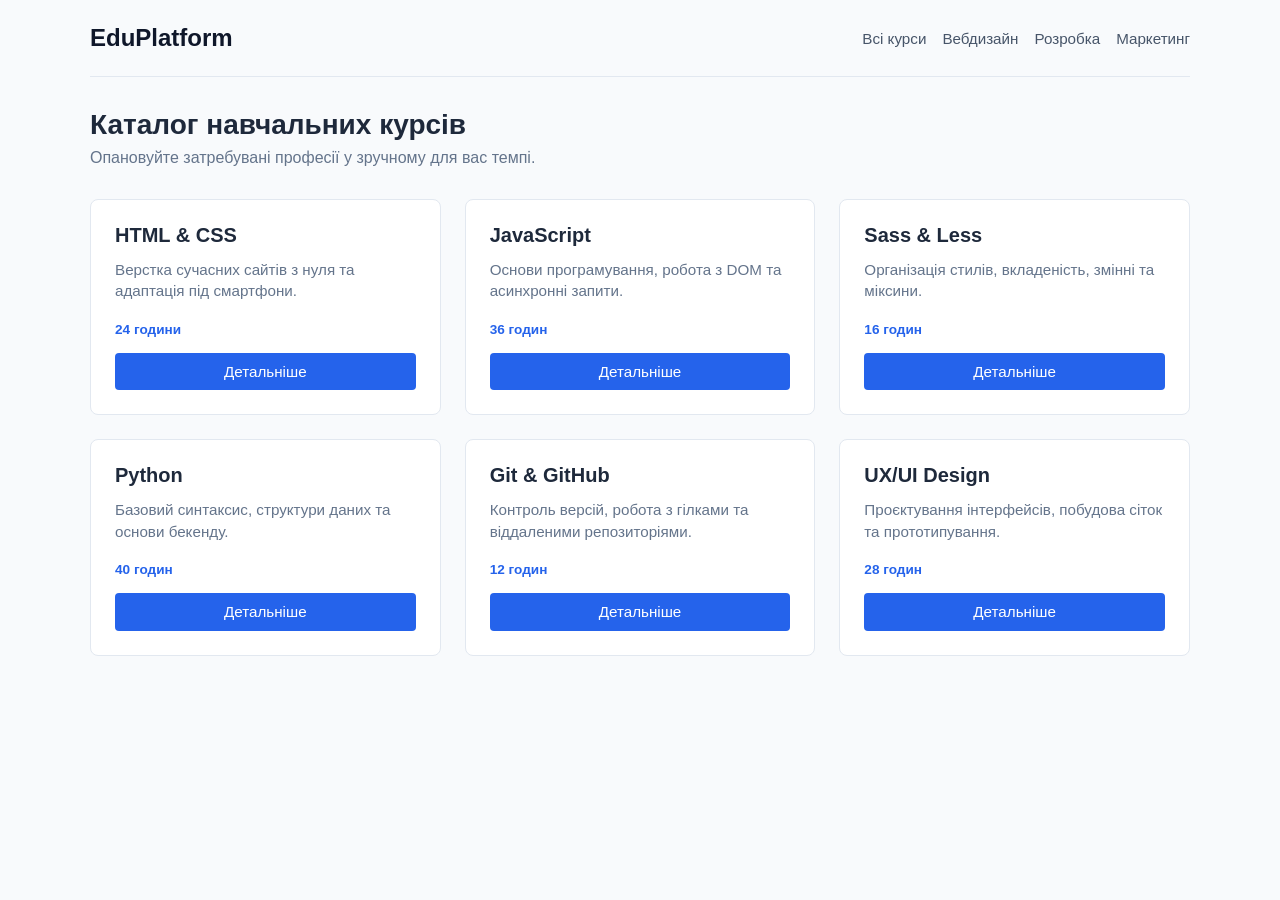
<file: Практична 10 Медіа-запити та адаптивний дизайн у CSS/Index.html>
<!DOCTYPE html>
<html lang="uk">
<head>
  <meta charset="UTF-8">
  <meta name="viewport" content="width=device-width, initial-scale=1.0">
  <title>Навчальна платформа</title>
  <link rel="stylesheet" href="style.css">
</head>
<body>
  <div class="container">
    <header class="header">
      <h1 class="logo">EduPlatform</h1>
      <nav class="nav">
        <a href="#">Всі курси</a>
        <a href="#">Вебдизайн</a>
        <a href="#">Розробка</a>
        <a href="#">Маркетинг</a>
      </nav>
    </header>

    <section class="hero">
      <h2>Каталог навчальних курсів</h2>
      <p>Опановуйте затребувані професії у зручному для вас темпі.</p>
    </section>

    <main class="grid">
      <article class="card">
        <h3 class="card__title">HTML &amp; CSS</h3>
        <p class="card__desc">Верстка сучасних сайтів з нуля та адаптація під смартфони.</p>
        <span class="card__duration">24 години</span>
        <button class="card__btn">Детальніше</button>
      </article>

      <article class="card">
        <h3 class="card__title">JavaScript</h3>
        <p class="card__desc">Основи програмування, робота з DOM та асинхронні запити.</p>
        <span class="card__duration">36 годин</span>
        <button class="card__btn">Детальніше</button>
      </article>

      <article class="card">
        <h3 class="card__title">Sass &amp; Less</h3>
        <p class="card__desc">Організація стилів, вкладеність, змінні та міксини.</p>
        <span class="card__duration">16 годин</span>
        <button class="card__btn">Детальніше</button>
      </article>

      <article class="card">
        <h3 class="card__title">Python</h3>
        <p class="card__desc">Базовий синтаксис, структури даних та основи бекенду.</p>
        <span class="card__duration">40 годин</span>
        <button class="card__btn">Детальніше</button>
      </article>

      <article class="card">
        <h3 class="card__title">Git &amp; GitHub</h3>
        <p class="card__desc">Контроль версій, робота з гілками та віддаленими репозиторіями.</p>
        <span class="card__duration">12 годин</span>
        <button class="card__btn">Детальніше</button>
      </article>

      <article class="card">
        <h3 class="card__title">UX/UI Design</h3>
        <p class="card__desc">Проєктування інтерфейсів, побудова сіток та прототипування.</p>
        <span class="card__duration">28 годин</span>
        <button class="card__btn">Детальніше</button>
      </article>
    </main>
  </div>
</body>
</html>
</file>
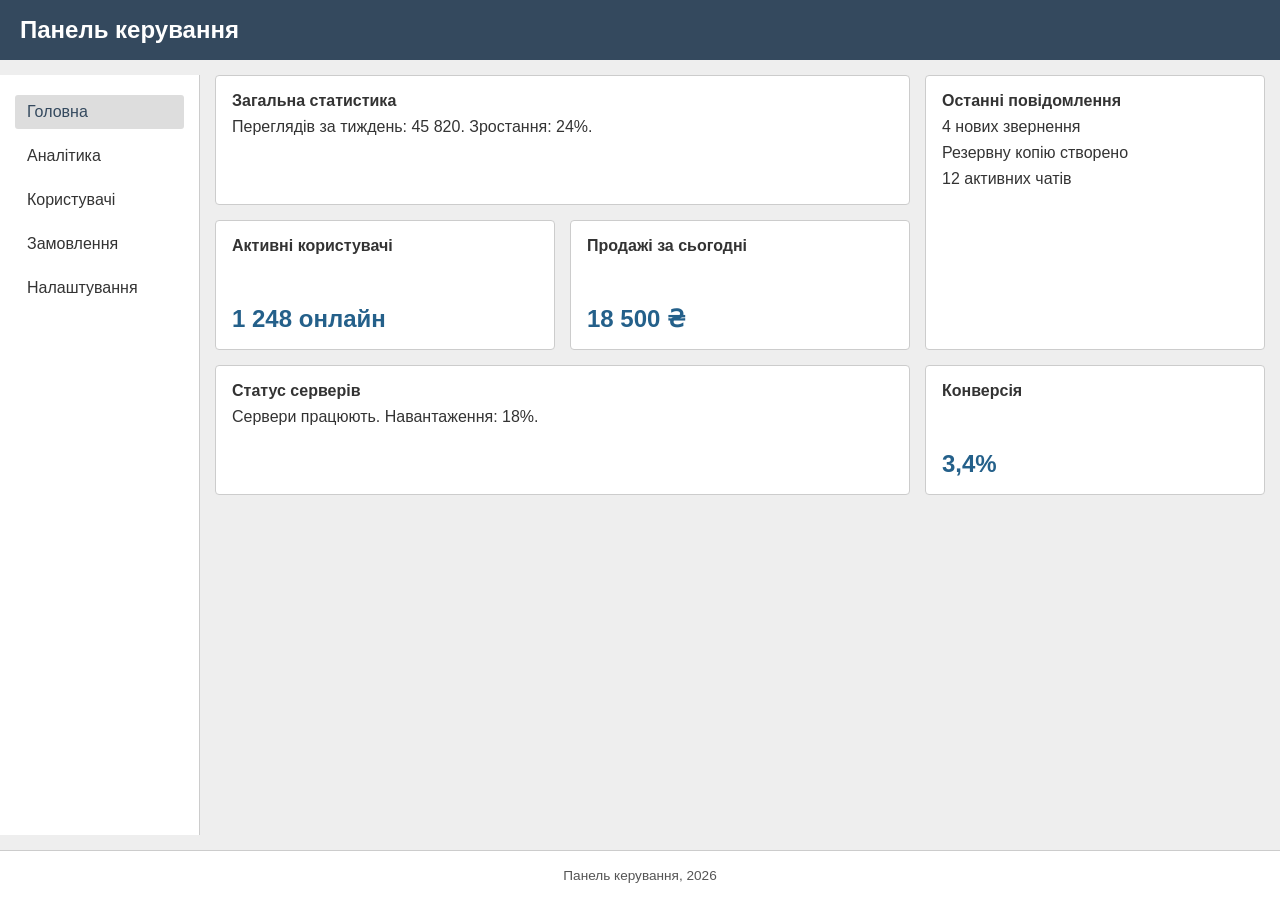
<file: Практична 11 Практика створення багатовимірного макету на CSS Grid/index.html>
<!DOCTYPE html>
<html lang="uk">
<head>
  <meta charset="UTF-8">
  <meta name="viewport" content="width=device-width, initial-scale=1.0">
  <title>Панель керування (Dashboard)</title>
  <link rel="stylesheet" href="style.css">
</head>
<body>
  <div class="layout">
    <header class="header">
      <h2>Панель керування</h2>
    </header>

    <aside class="sidebar">
      <nav class="menu">
        <a href="#" class="active">Головна</a>
        <a href="#">Аналітика</a>
        <a href="#">Користувачі</a>
        <a href="#">Замовлення</a>
        <a href="#">Налаштування</a>
      </nav>
    </aside>

    <main class="main">
      <div class="grid">
        <div class="card wide">
          <h3>Загальна статистика</h3>
          <p>Переглядів за тиждень: 45 820. Зростання: 24%.</p>
        </div>

        <div class="card tall">
          <h3>Останні повідомлення</h3>
          <p>4 нових звернення</p>
          <p>Резервну копію створено</p>
          <p>12 активних чатів</p>
        </div>

        <div class="card">
          <h3>Активні користувачі</h3>
          <p class="number">1 248 онлайн</p>
        </div>

        <div class="card">
          <h3>Продажі за сьогодні</h3>
          <p class="number">18 500 ₴</p>
        </div>

        <div class="card wide">
          <h3>Статус серверів</h3>
          <p>Сервери працюють. Навантаження: 18%.</p>
        </div>

        <div class="card">
          <h3>Конверсія</h3>
          <p class="number">3,4%</p>
        </div>
      </div>
    </main>

    <footer class="footer">
      <p>Панель керування, 2026</p>
    </footer>
  </div>
</body>
</html>
</file>
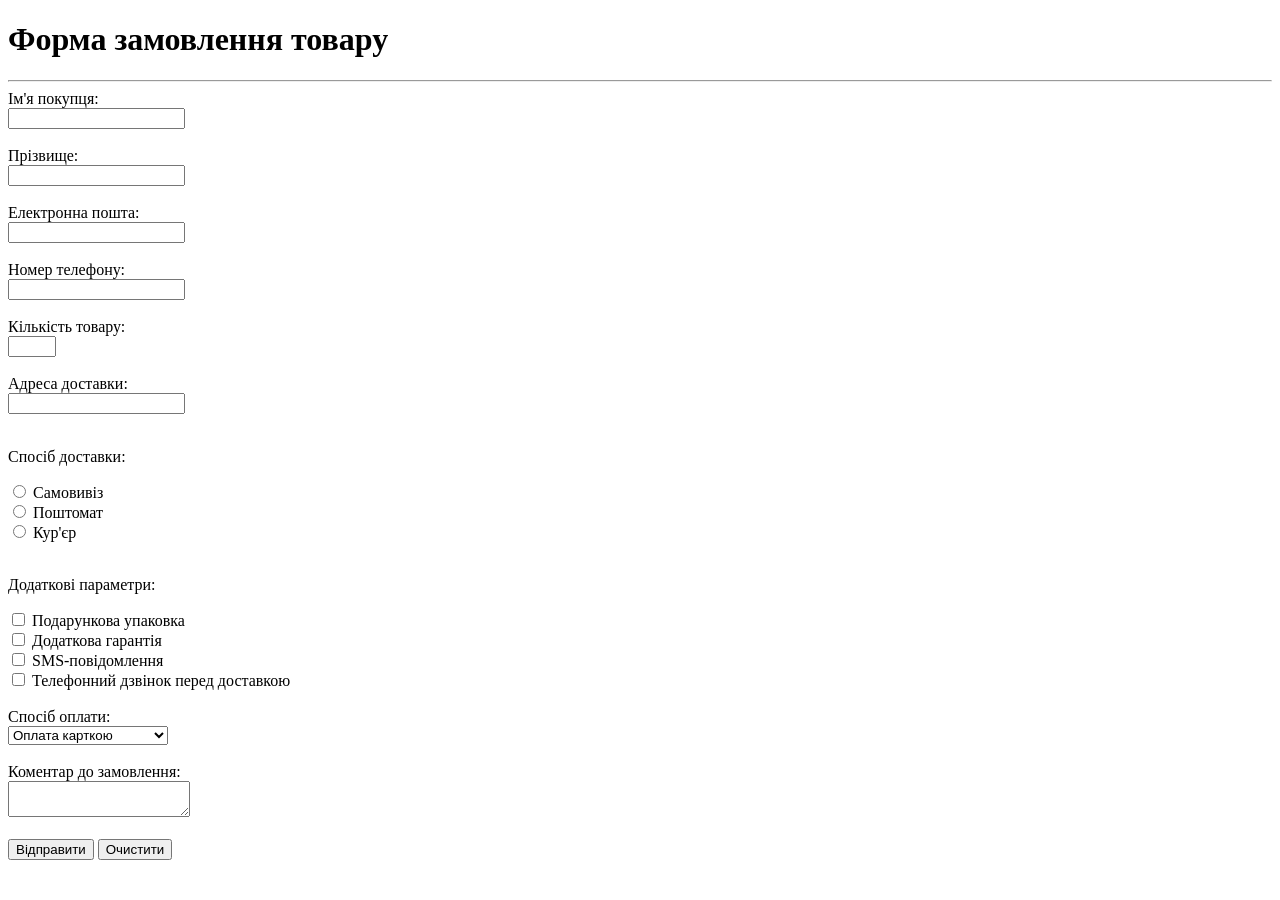
<file: Практична 2/index.html>
<!DOCTYPE html>
<html>
<head>
    <meta charset="UTF-8">
    <title>Замовлення товару</title>
</head>
<body>

    <h1>Форма замовлення товару</h1>

    <hr>

    <form>
        <label>Ім'я покупця:</label><br>
        <input type="text" name="fname" required><br><br>

        <label>Прізвище:</label><br>
        <input type="text" name="lname" required><br><br>

        <label>Електронна пошта:</label><br>
        <input type="email" name="email" required><br><br>

        <label>Номер телефону:</label><br>
        <input type="tel" name="phone" required><br><br>

        <label>Кількість товару:</label><br>
        <input type="number" name="count" min="1" max="10" required><br><br>

        <label>Адреса доставки:</label><br>
        <input type="text" name="address" minlength="10" required><br><br>

        <p>Спосіб доставки:</p>
        <input type="radio" name="delivery" value="pickup" required>
        <label>Самовивіз</label><br>

        <input type="radio" name="delivery" value="postomat">
        <label>Поштомат</label><br>

        <input type="radio" name="delivery" value="courier">
        <label>Кур'єр</label><br><br>

        <p>Додаткові параметри:</p>
        <input type="checkbox" name="opt1">
        <label>Подарункова упаковка</label><br>

        <input type="checkbox" name="opt2">
        <label>Додаткова гарантія</label><br>

        <input type="checkbox" name="opt3">
        <label>SMS-повідомлення</label><br>

        <input type="checkbox" name="opt4">
        <label>Телефонний дзвінок перед доставкою</label><br><br>

        <label>Спосіб оплати:</label><br>
        <select name="pay">
            <option>Оплата карткою</option>
            <option>Оплата при отриманні</option>
            <option>Банківський переказ</option>
        </select><br><br>

        <label>Коментар до замовлення:</label><br>
        <textarea name="comment" maxlength="200"></textarea><br><br>

        <button type="submit">Відправити</button>
        <button type="reset">Очистити</button>
    </form>

</body>
</html>
</file>
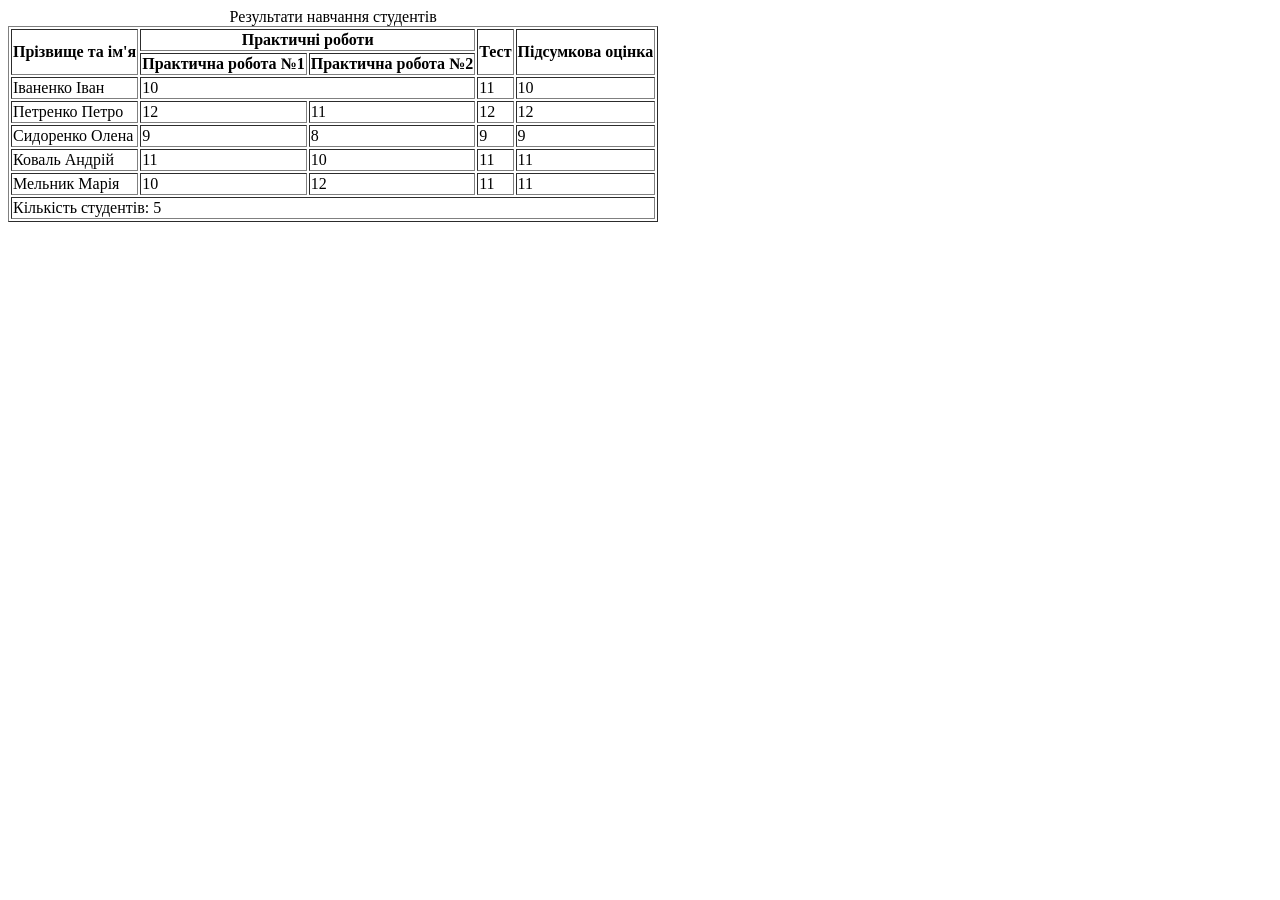
<file: Практична 3/index.html>
<!DOCTYPE html>
<html>
<head>
    <meta charset="UTF-8">
    <title>Таблиця</title>
</head>
<body>

    <table border="1">
        <caption>Результати навчання студентів</caption>
        <thead>
            <tr>
                <th rowspan="2">Прізвище та ім'я</th>
                <th colspan="2">Практичні роботи</th>
                <th rowspan="2">Тест</th>
                <th rowspan="2">Підсумкова оцінка</th>
            </tr>
            <tr>
                <th>Практична робота №1</th>
                <th>Практична робота №2</th>
            </tr>
        </thead>
        <tbody>
            <tr>
                <td>Іваненко Іван</td>
                <td colspan="2">10</td>
                <td>11</td>
                <td>10</td>
            </tr>
            <tr>
                <td>Петренко Петро</td>
                <td>12</td>
                <td>11</td>
                <td>12</td>
                <td>12</td>
            </tr>
            <tr>
                <td>Сидоренко Олена</td>
                <td>9</td>
                <td>8</td>
                <td>9</td>
                <td>9</td>
            </tr>
            <tr>
                <td>Коваль Андрій</td>
                <td>11</td>
                <td>10</td>
                <td>11</td>
                <td>11</td>
            </tr>
            <tr>
                <td>Мельник Марія</td>
                <td>10</td>
                <td>12</td>
                <td>11</td>
                <td>11</td>
            </tr>
        </tbody>
        <tfoot>
            <tr>
                <td colspan="5">Кількість студентів: 5</td>
            </tr>
        </tfoot>
    </table>

</body>
</html>
</file>
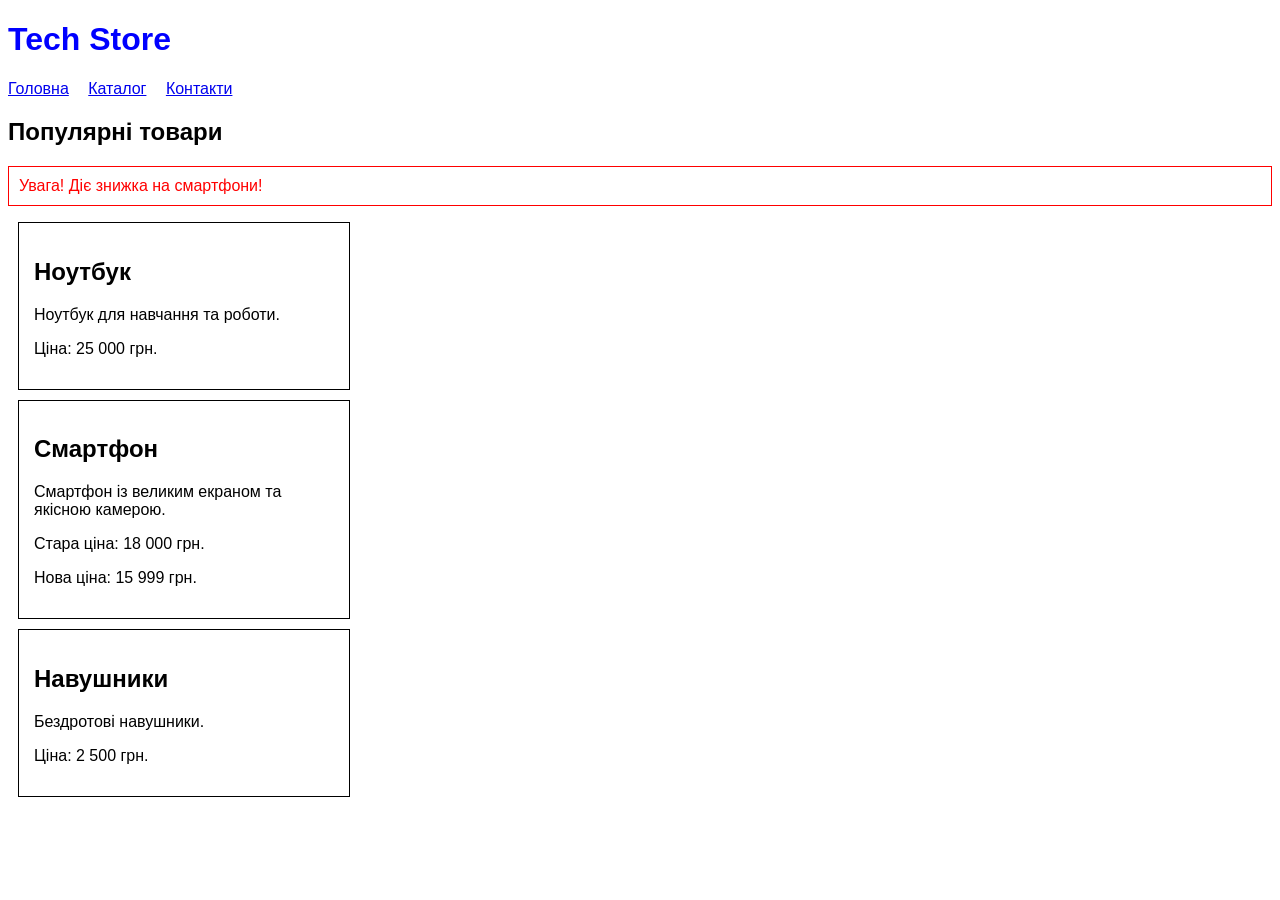
<file: Практична 5/Index.html>
<!DOCTYPE html>
<html>
<head>
    <meta charset="UTF-8">
    <title>Tech Store</title>
    <link rel="stylesheet" href="style.css">
</head>
<body>

    <header>
        <h1 id="main-title">Tech Store</h1>
        <nav>
            <a href="#">Головна</a>
            <a href="#">Каталог</a>
            <a href="#">Контакти</a>
        </nav>
    </header>

    <main>
        <h2>Популярні товари</h2>

        <p class="important">Увага! Діє знижка на смартфони!</p>

        <article class="card">
            <h2>Ноутбук</h2>
            <p>Ноутбук для навчання та роботи.</p>
            <p>Ціна: 25 000 грн.</p>
        </article>

        <article class="card">
            <h2>Смартфон</h2>
            <p>Смартфон із великим екраном та якісною камерою.</p>
            <p>Стара ціна: 18 000 грн.</p>
            <p>Нова ціна: 15 999 грн.</p>
        </article>

        <article class="card">
            <h2>Навушники</h2>
            <p>Бездротові навушники.</p>
            <p>Ціна: 2 500 грн.</p>
        </article>
    </main>

</body>
</html>
</file>
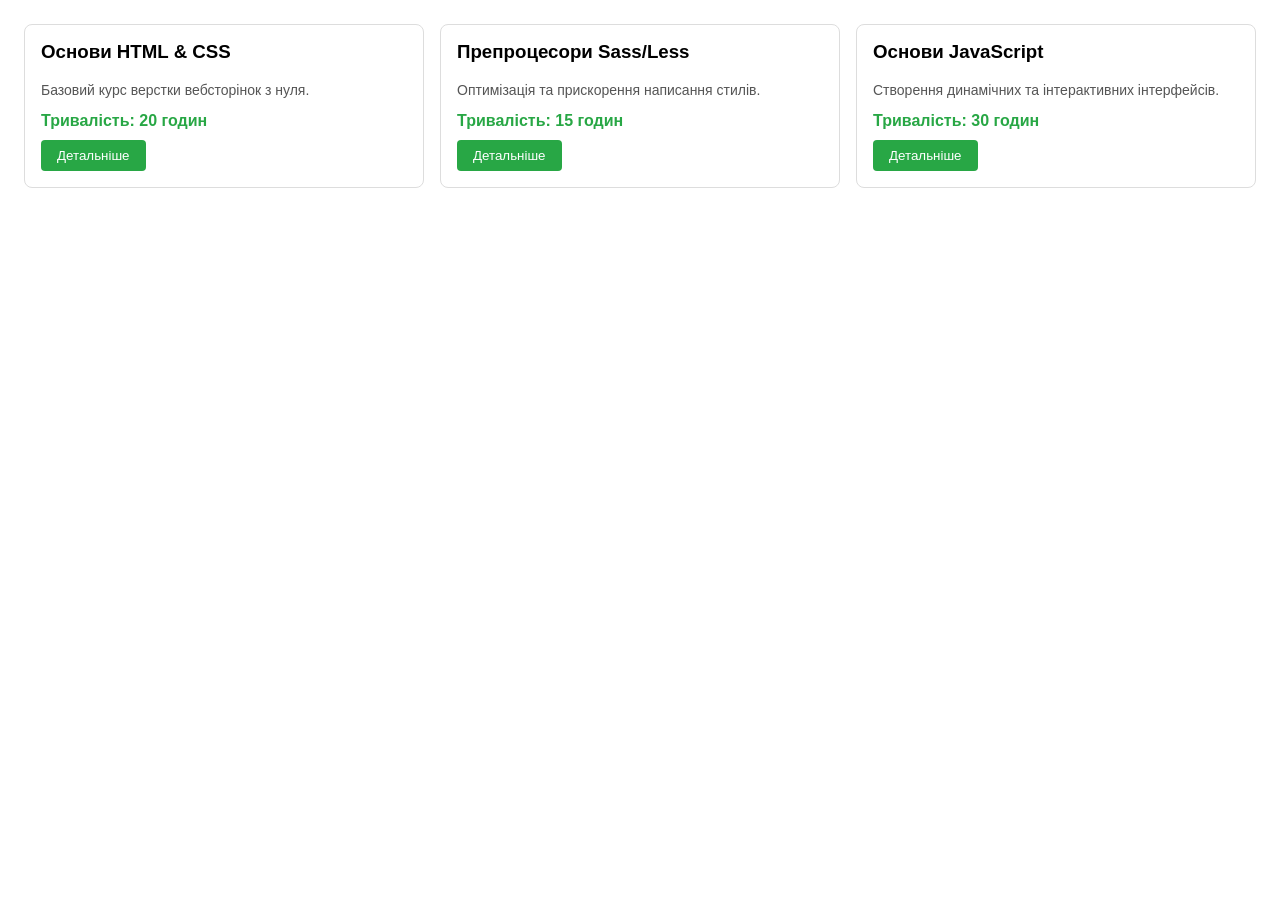
<file: Практична 8 Sass та Less/Index.html>
<!DOCTYPE html>
<html lang="uk">
<head>
  <meta charset="UTF-8">
  <meta name="viewport" content="width=device-width, initial-scale=1.0">
  <title>Картки курсів</title>
  <link rel="stylesheet" href="style-scss.css">
</head>
<body>
  <div class="courses">
    <div class="card">
      <h3>Основи HTML & CSS</h3>
      <p>Базовий курс верстки вебсторінок з нуля.</p>
      <span class="duration">Тривалість: 20 годин</span>
      <button class="btn">Детальніше</button>
    </div>
    <div class="card">
      <h3>Препроцесори Sass/Less</h3>
      <p>Оптимізація та прискорення написання стилів.</p>
      <span class="duration">Тривалість: 15 годин</span>
      <button class="btn">Детальніше</button>
    </div>
    <div class="card">
      <h3>Основи JavaScript</h3>
      <p>Створення динамічних та інтерактивних інтерфейсів.</p>
      <span class="duration">Тривалість: 30 годин</span>
      <button class="btn">Детальніше</button>
    </div>
  </div>
</body>
</html>
</file>
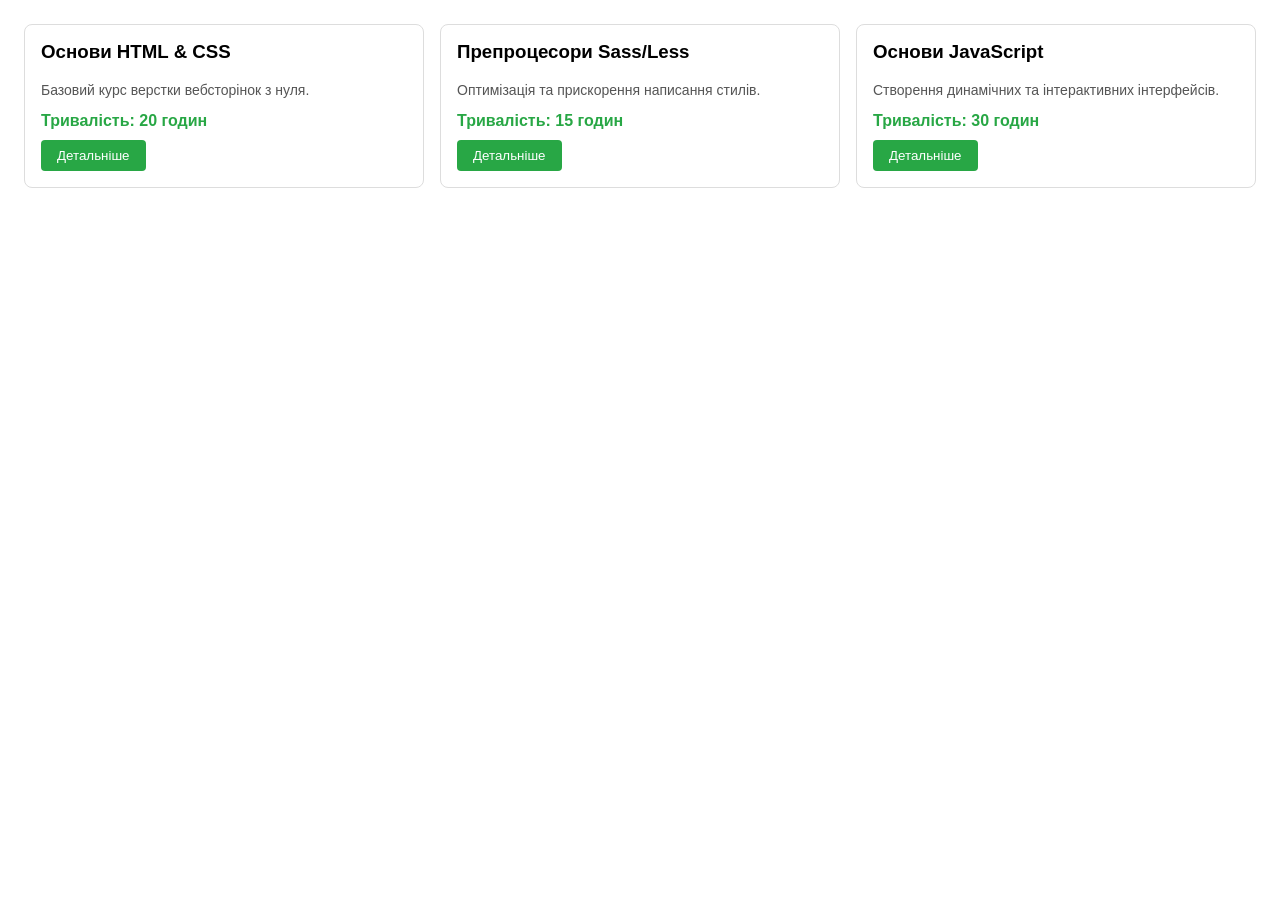
<file: Практична 8/Index.html>
<!DOCTYPE html>
<html lang="uk">
<head>
  <meta charset="UTF-8">
  <meta name="viewport" content="width=device-width, initial-scale=1.0">
  <title>Картки курсів</title>
  <link rel="stylesheet" href="style-scss.css">
</head>
<body>
  <div class="courses">
    <div class="card">
      <h3>Основи HTML & CSS</h3>
      <p>Базовий курс верстки вебсторінок з нуля.</p>
      <span class="duration">Тривалість: 20 годин</span>
      <button class="btn">Детальніше</button>
    </div>
    <div class="card">
      <h3>Препроцесори Sass/Less</h3>
      <p>Оптимізація та прискорення написання стилів.</p>
      <span class="duration">Тривалість: 15 годин</span>
      <button class="btn">Детальніше</button>
    </div>
    <div class="card">
      <h3>Основи JavaScript</h3>
      <p>Створення динамічних та інтерактивних інтерфейсів.</p>
      <span class="duration">Тривалість: 30 годин</span>
      <button class="btn">Детальніше</button>
    </div>
  </div>
</body>
</html>
</file>
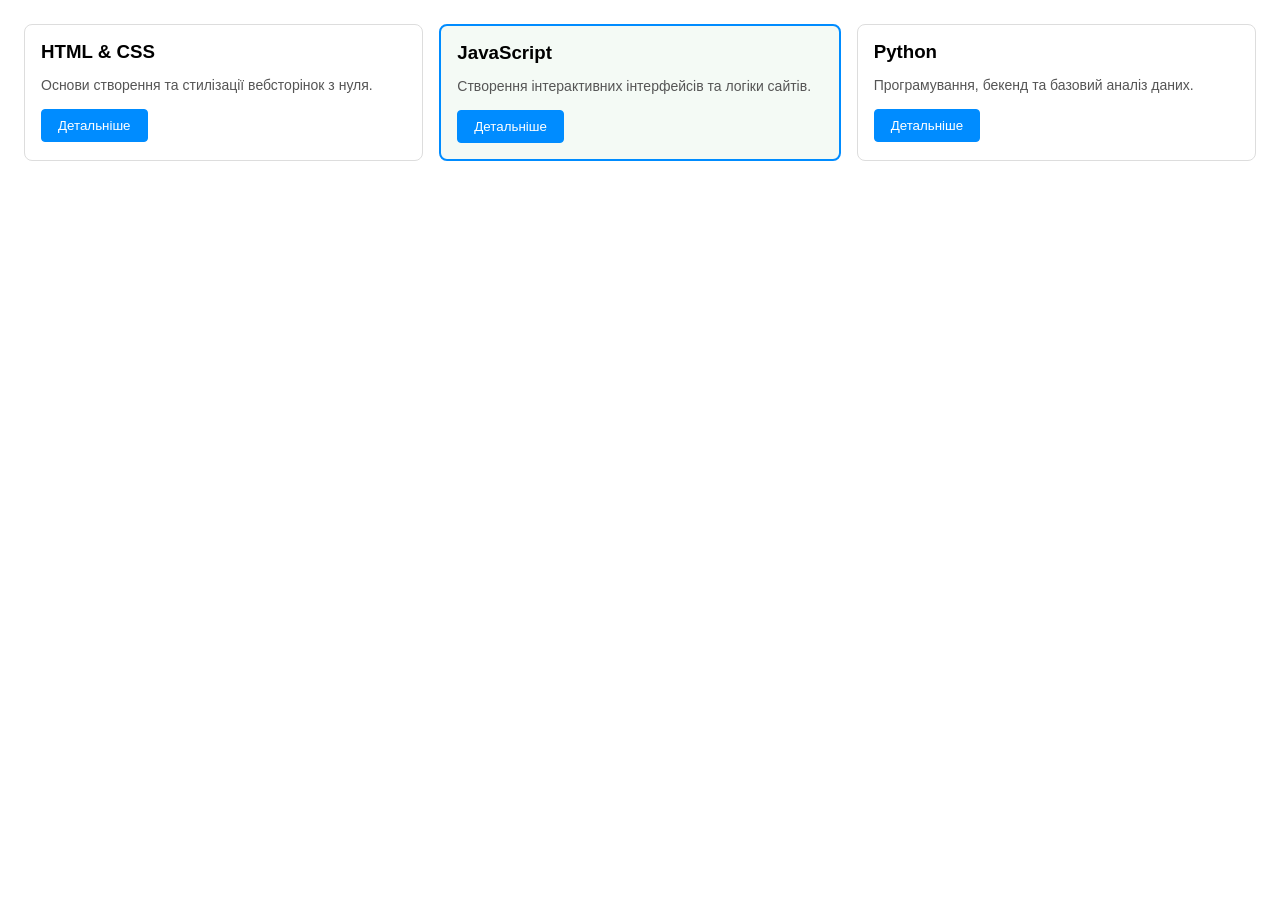
<file: Практична 9 Оптимізація та організація CSS-коду/index.html>
<!DOCTYPE html>
<html lang="uk">
<head>
  <meta charset="UTF-8">
  <meta name="viewport" content="width=device-width, initial-scale=1.0">
  <title>Навчальні курси</title>
  <link rel="stylesheet" href="after.min.css">
</head>
<body>
  <div class="courses">
    <div class="course-card">
      <h3 class="course-card__title">HTML & CSS</h3>
      <p class="course-card__desc">Основи створення та стилізації вебсторінок з нуля.</p>
      <button class="course-card__btn">Детальніше</button>
    </div>

    <div class="course-card course-card--popular">
      <h3 class="course-card__title">JavaScript</h3>
      <p class="course-card__desc">Створення інтерактивних інтерфейсів та логіки сайтів.</p>
      <button class="course-card__btn">Детальніше</button>
    </div>

    <div class="course-card">
      <h3 class="course-card__title">Python</h3>
      <p class="course-card__desc">Програмування, бекенд та базовий аналіз даних.</p>
      <button class="course-card__btn">Детальніше</button>
    </div>
  </div>
</body>
</html>
</file>
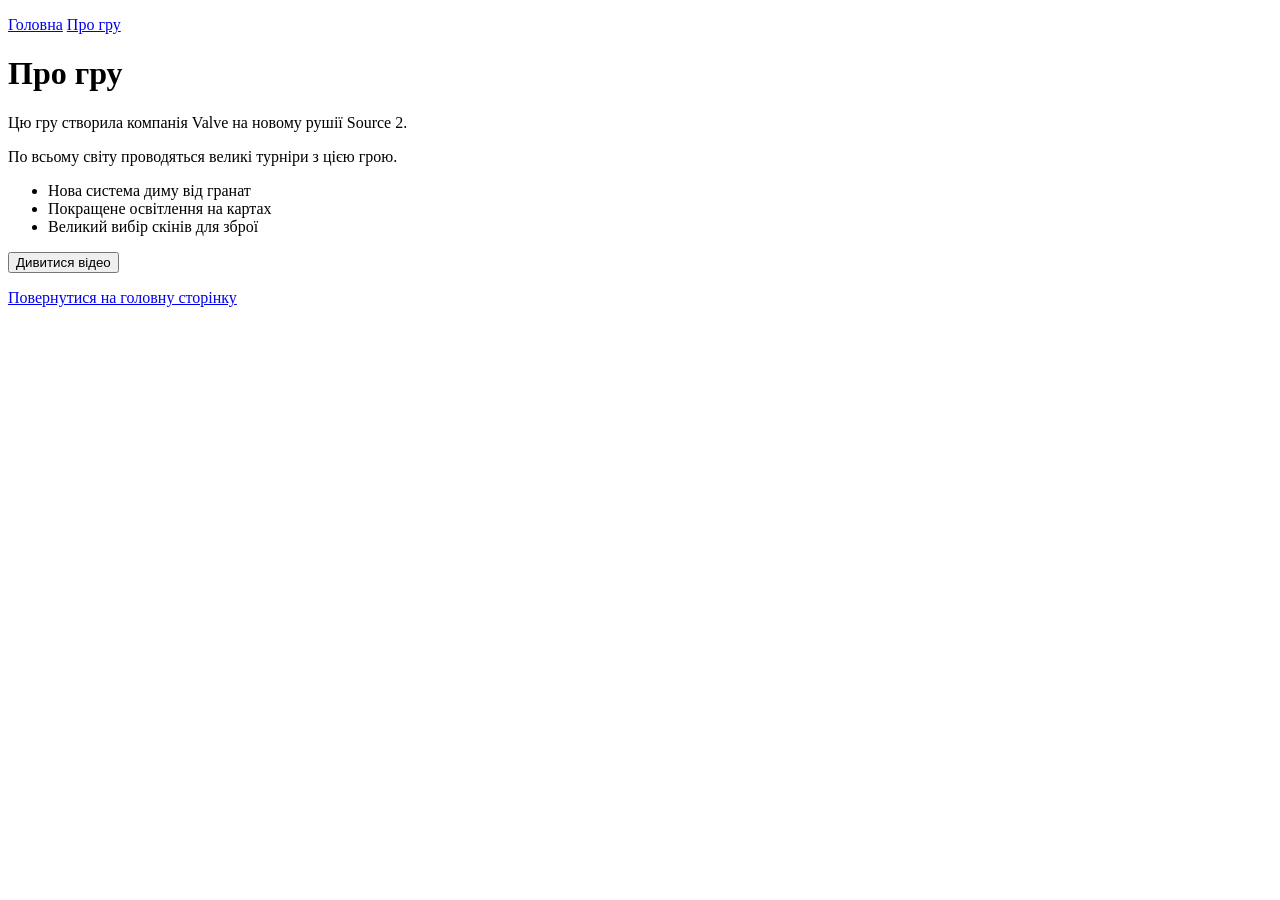
<file: Практична 1/info.html>
<!DOCTYPE html>
<html>
<head>
    <meta charset="UTF-8">
    <title>Про гру</title>
</head>
<body>

    <p>
        <a href="index.html">Головна</a>
        <a href="info.html">Про гру</a>
    </p>

    <h1>Про гру</h1>

    <p>Цю гру створила компанія Valve на новому рушії Source 2.</p>
    <p>По всьому світу проводяться великі турніри з цією грою.</p>

    <ul>
        <li>Нова система диму від гранат</li>
        <li>Покращене освітлення на картах</li>
        <li>Великий вибір скінів для зброї</li>
    </ul>

    <button>Дивитися відео</button>

    <p>
        <a href="index.html">Повернутися на головну сторінку</a>
    </p>

</body>
</html>
</file>
<file: Практична 10 Медіа-запити та адаптивний дизайн у CSS/style.css>
* {
  box-sizing: border-box;
  margin: 0;
  padding: 0;
}

body {
  font-family: sans-serif;
  color: #1e293b;
  background-color: #f8fafc;
  padding: 1.5rem 1rem;
}

img {
  max-width: 100%;
  height: auto;
  display: block;
}

.container {
  width: 100%;
  max-width: 1100px;
  margin: 0 auto;
}

.header {
  display: flex;
  justify-content: space-between;
  align-items: center;
  padding-bottom: 1.5rem;
  border-bottom: 1px solid #e2e8f0;
}

.logo {
  font-size: 1.5rem;
  color: #0f172a;
}

.nav {
  display: flex;
  gap: 1rem;
}

.nav a {
  text-decoration: none;
  color: #475569;
  font-size: 0.95rem;
}

.nav a:hover {
  color: #2563eb;
}

.hero {
  padding: 2rem 0;
}

.hero h2 {
  font-size: 1.75rem;
  margin-bottom: 0.5rem;
}

.hero p {
  color: #64748b;
  font-size: 1rem;
}

.grid {
  display: grid;
  grid-template-columns: repeat(3, 1fr);
  gap: 1.5rem;
}

.card {
  background-color: #fff;
  border: 1px solid #e2e8f0;
  border-radius: 8px;
  padding: 1.5rem;
  display: flex;
  flex-direction: column;
}

.card__title {
  font-size: 1.25rem;
  margin-bottom: 0.75rem;
}

.card__desc {
  color: #64748b;
  font-size: 0.95rem;
  line-height: 1.4;
  margin-bottom: 1.25rem;
  flex-grow: 1;
}

.card__duration {
  font-size: 0.85rem;
  font-weight: bold;
  color: #2563eb;
  margin-bottom: 1rem;
}

.card__btn {
  padding: 0.65rem 1rem;
  background-color: #2563eb;
  color: #fff;
  border: none;
  border-radius: 4px;
  cursor: pointer;
  font-size: 0.95rem;
  transition: background-color 0.2s;
}

.card__btn:hover {
  background-color: #1d4ed8;
}

@media (max-width: 900px) {
  .grid {
    grid-template-columns: repeat(2, 1fr);
    gap: 1.25rem;
  }

  .hero h2 {
    font-size: 1.5rem;
  }
}

@media (max-width: 600px) {
  .header {
    flex-direction: column;
    align-items: flex-start;
    gap: 1rem;
  }

  .nav {
    flex-direction: column;
    width: 100%;
    gap: 0.5rem;
  }

  .hero {
    padding: 1.25rem 0;
  }

  .hero h2 {
    font-size: 1.3rem;
  }

  .grid {
    grid-template-columns: 1fr;
    gap: 1rem;
  }
}
</file>
<file: Практична 11 Практика створення багатовимірного макету на CSS Grid/style.css>
* {
  box-sizing: border-box;
  margin: 0;
  padding: 0;
}

body {
  font-family: Arial, sans-serif;
  color: #333;
  background-color: #eee;
}

.layout {
  display: grid;
  grid-template-columns: 200px minmax(0, 1fr);
  grid-template-rows: 60px 1fr 50px;
  grid-template-areas:
    "header  header"
    "sidebar main"
    "footer  footer";
  min-height: 100vh;
  gap: 15px;
}

.header {
  grid-area: header;
  min-height: 60px;
  background-color: #34495e;
  color: #fff;
  display: flex;
  align-items: center;
  padding: 0 20px;
}

.sidebar {
  grid-area: sidebar;
  background-color: #fff;
  padding: 20px 15px;
  border-right: 1px solid #ccc;
}

.menu {
  display: flex;
  flex-direction: column;
  gap: 10px;
}

.menu a {
  text-decoration: none;
  color: #333;
  padding: 8px 12px;
  border-radius: 3px;
  font-weight: 500;
}

.menu a:hover,
.menu a.active {
  background-color: #ddd;
  color: #34495e;
}

.main {
  grid-area: main;
  min-width: 0;
  padding-right: 15px;
}

.footer {
  grid-area: footer;
  background-color: #fff;
  display: flex;
  align-items: center;
  justify-content: center;
  font-size: 0.85rem;
  color: #555;
  border-top: 1px solid #ccc;
}

.grid {
  display: grid;
  grid-template-columns: repeat(3, minmax(0, 1fr));
  grid-auto-rows: minmax(130px, auto);
  gap: 15px;
}

.card {
  background-color: #fff;
  border: 1px solid #ccc;
  border-radius: 4px;
  padding: 16px;
  display: flex;
  flex-direction: column;
  gap: 8px;
}

.card h3 {
  font-size: 1rem;
  color: #333;
}

.number {
  font-size: 1.5rem;
  font-weight: bold;
  color: #24608a;
  margin-top: auto;
}

.wide {
  grid-column: span 2;
}

.tall {
  grid-row: span 2;
}

@media (max-width: 900px) {
  .grid {
    grid-template-columns: repeat(2, minmax(0, 1fr));
  }

  .wide,
  .tall {
    grid-column: auto;
    grid-row: auto;
  }
}

@media (max-width: 600px) {
  .layout {
    grid-template-columns: 1fr;
    grid-template-rows: auto;
    grid-template-areas:
      "header"
      "sidebar"
      "main"
      "footer";
    gap: 10px;
  }

  .main {
    padding: 0 10px;
  }

  .sidebar {
    border-right: none;
    border-bottom: 1px solid #ccc;
  }

  .menu {
    flex-direction: row;
    flex-wrap: wrap;
  }

  .grid {
    grid-template-columns: 1fr;
  }
}
</file>
<file: Практична 5/style.css>
body {
    font-family: Arial;
}

#main-title {
    color: blue;
}

nav a {
    margin-right: 15px;
}

.card {
    border: 1px solid black;
    padding: 15px;
    margin: 10px;
    width: 300px;
}

.important {
    color: red;
    border: 1px solid red;
    padding: 10px;
}
</file>
<file: Практична 8 Sass та Less/style-scss.css>
body {
  font-family: sans-serif;
  padding: 16px;
}

.courses {
  display: flex;
  gap: 16px;
}
.courses .card {
  border: 1px solid #ddd;
  border-radius: 8px;
  padding: 16px;
  flex: 1;
  transition: background-color 0.2s, transform 0.2s;
}
.courses .card:hover {
  background-color: #f8f9fa;
  transform: translateY(-4px);
}
.courses .card h3 {
  margin-top: 0;
}
.courses .card p {
  font-size: 14px;
  color: #555;
}
.courses .card .duration {
  display: block;
  margin: 10px 0;
  font-weight: bold;
  color: #28a745;
}
.courses .card .btn {
  padding: 8px 16px;
  background-color: #28a745;
  color: #fff;
  border: none;
  border-radius: 4px;
  cursor: pointer;
  transition: opacity 0.2s;
}
.courses .card .btn:hover {
  opacity: 0.8;
}
@media (max-width: 600px) {
  .courses {
    flex-direction: column;
  }
}
</file>
<file: Практична 8/style-scss.css>
body {
  font-family: sans-serif;
  padding: 16px;
}

.courses {
  display: flex;
  gap: 16px;
}
.courses .card {
  border: 1px solid #ddd;
  border-radius: 8px;
  padding: 16px;
  flex: 1;
  transition: background-color 0.2s, transform 0.2s;
}
.courses .card:hover {
  background-color: #f8f9fa;
  transform: translateY(-4px);
}
.courses .card h3 {
  margin-top: 0;
}
.courses .card p {
  font-size: 14px;
  color: #555;
}
.courses .card .duration {
  display: block;
  margin: 10px 0;
  font-weight: bold;
  color: #28a745;
}
.courses .card .btn {
  padding: 8px 16px;
  background-color: #28a745;
  color: #fff;
  border: none;
  border-radius: 4px;
  cursor: pointer;
  transition: opacity 0.2s;
}
.courses .card .btn:hover {
  opacity: 0.8;
}
@media (max-width: 600px) {
  .courses {
    flex-direction: column;
  }
}
</file>
<file: Практична 9 Оптимізація та організація CSS-коду/after.min.css>
:root{--primary-color:#008cff;--border-color:#ddd;--spacing:16px}body{font-family:sans-serif;padding:var(--spacing)}.courses{display:flex;gap:var(--spacing)}.course-card{flex:1;padding:var(--spacing);border:1px solid var(--border-color);border-radius:8px;transition:.2s}.course-card--popular{border-color:var(--primary-color);border-width:2px;background-color:#f4faf5}.course-card__title{margin-top:0;margin-bottom:10px}.course-card__desc{font-size:14px;color:#555;margin-bottom:var(--spacing)}.course-card__btn{padding:8px var(--spacing);background-color:var(--primary-color);color:#fff;border:1px solid var(--primary-color);border-radius:4px;cursor:pointer;transition:opacity .2s}.course-card__btn:hover{opacity:.85}@media (max-width:600px){.courses{flex-direction:column}}
</file>
